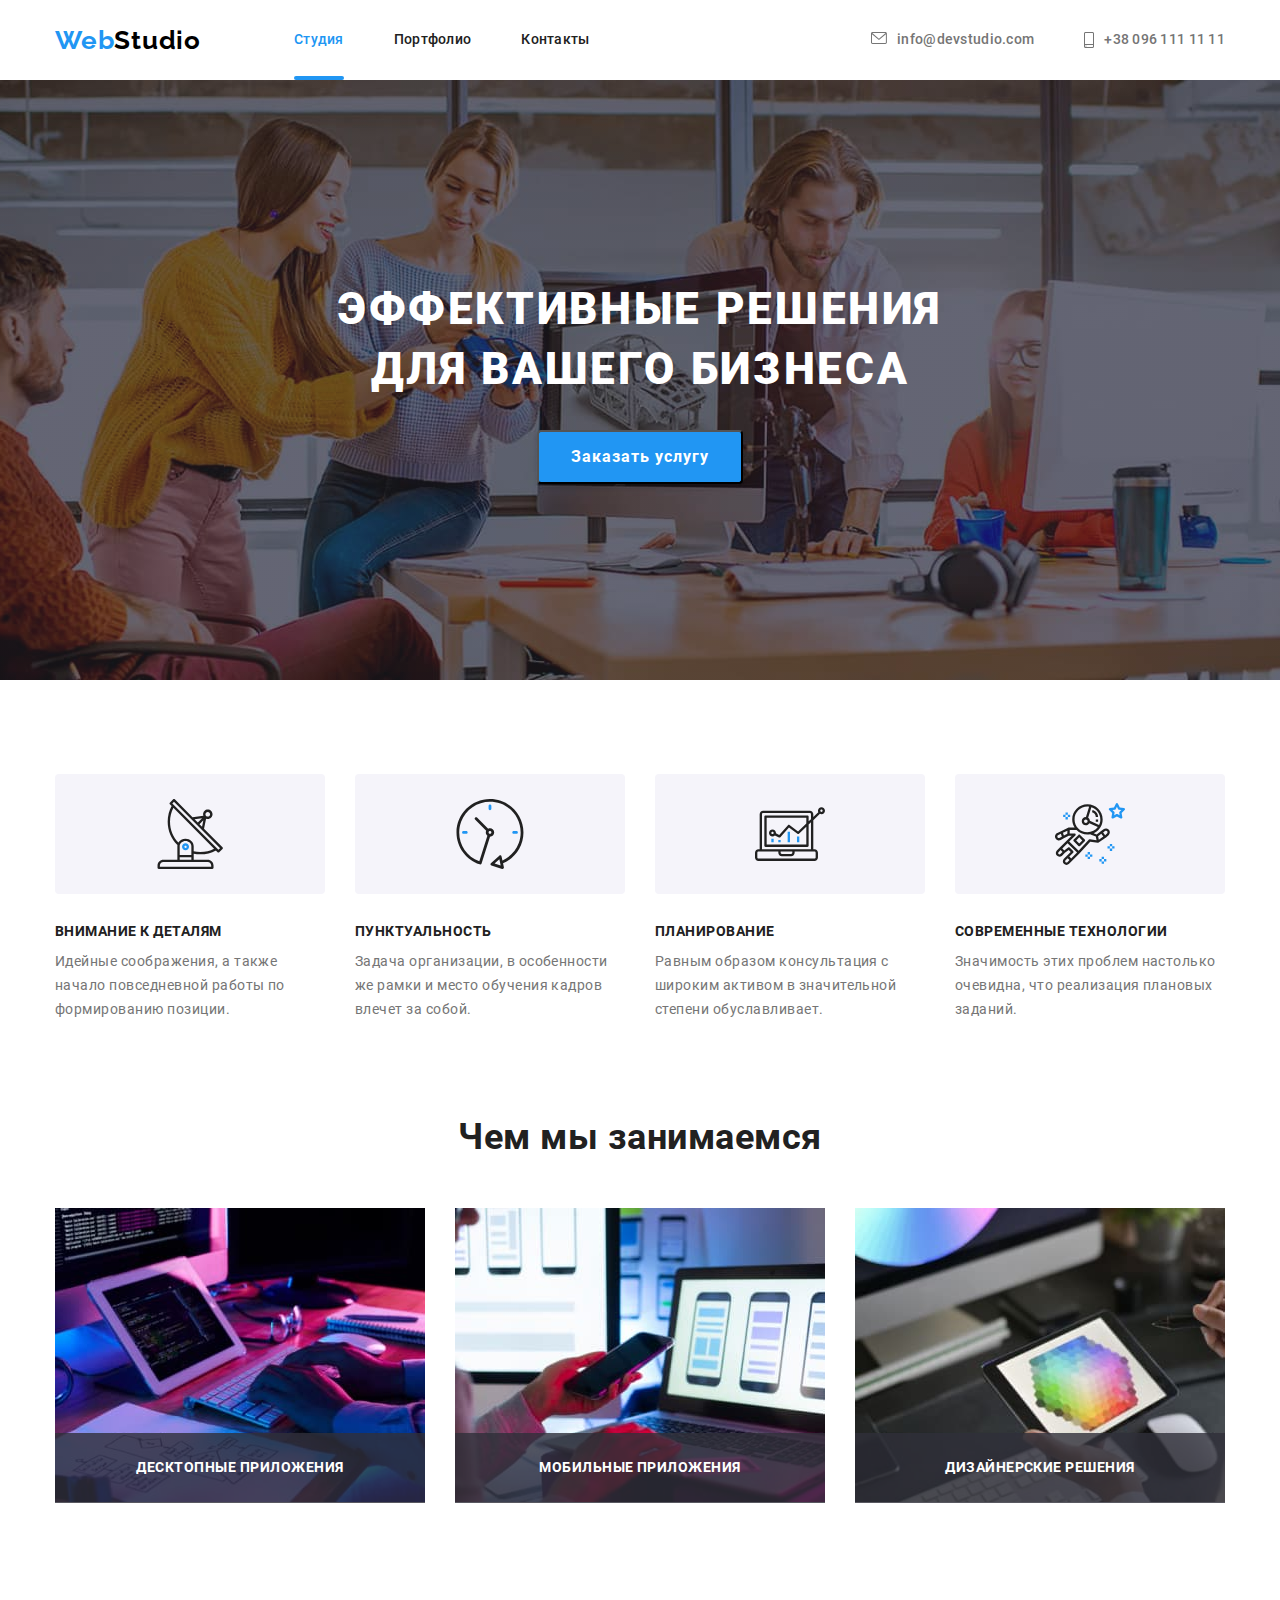
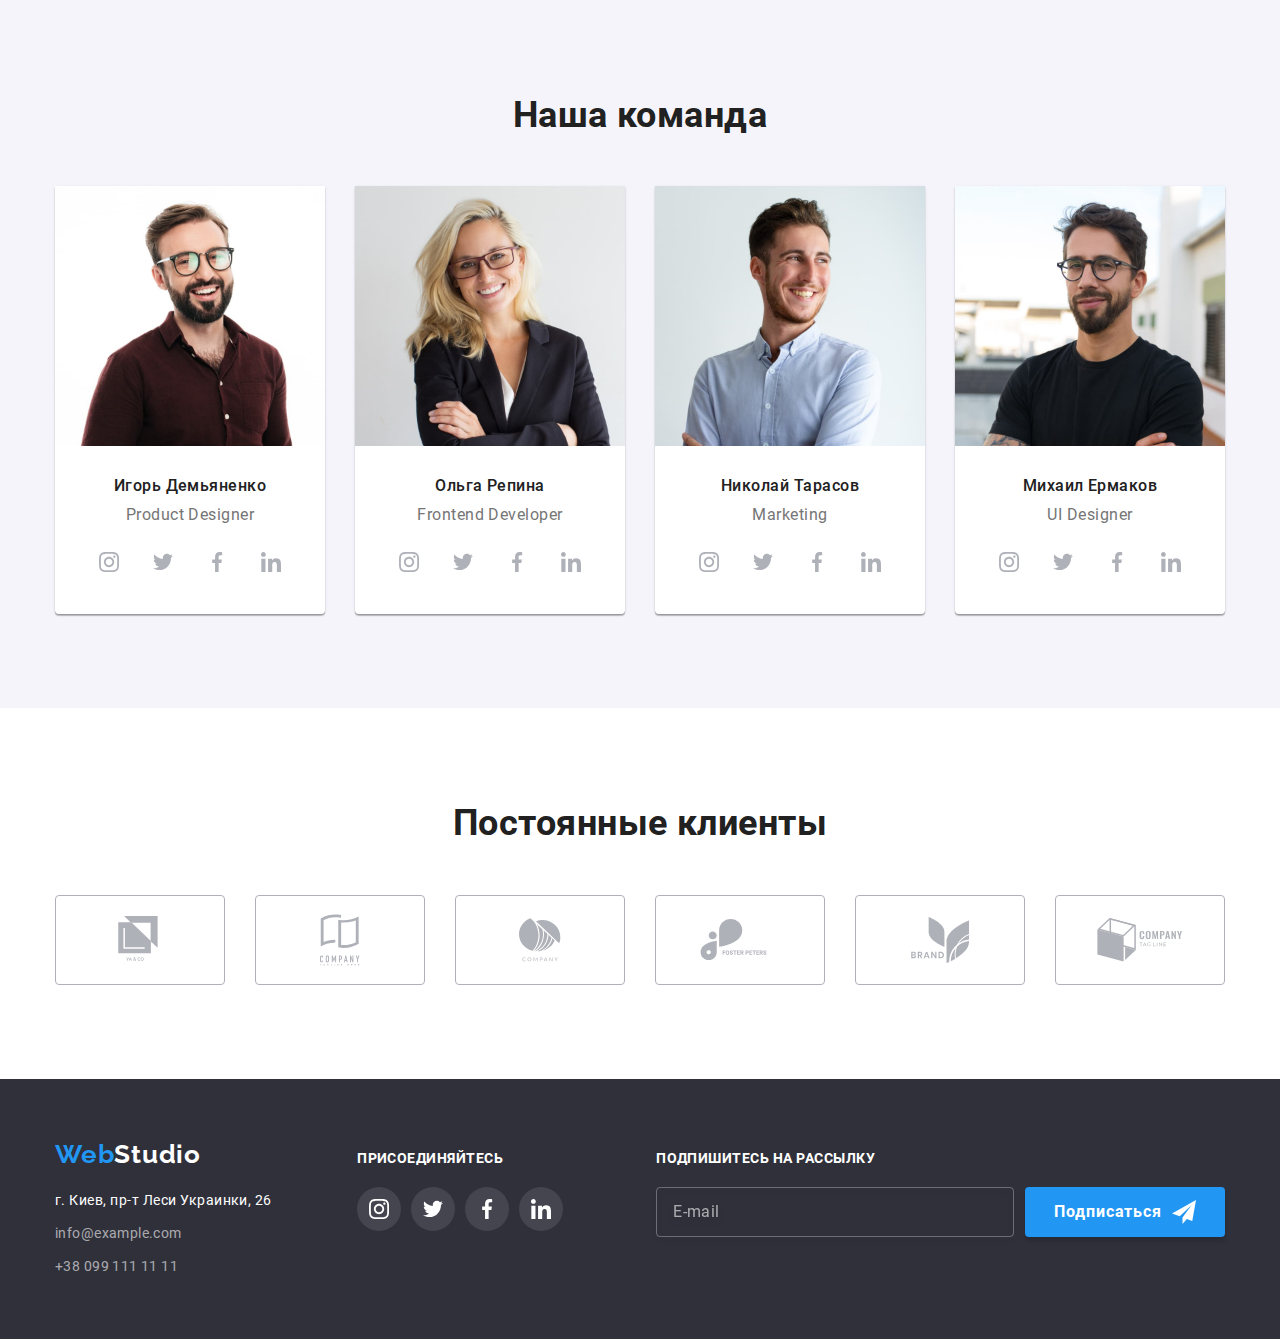
<file: index.html>
<!DOCTYPE html>
<html lang="ru">
<head>
    <meta charset="UTF-8">
    <meta name="viewport" content="width=device-width, initial-scale=1.0">
    <title>Web Studio</title>
    <link rel="stylesheet" href="./css/main.min.css">

</head>
<body>
    <header class="header">
        <div class="container header__container">
            <nav class="header__nav">
                <a class="logo" href="./index.html"><span class="logo__text">Web</span>Studio</a>
                <ul class="site-navigation list">
                    <li class="site-navigation__item"><a class="site-navigation__link site-navigation__link--current" href="">Студия</a></li>
                    <li class="site-navigation__item"><a class="site-navigation__link" href="./portfolio.html">Портфолио</a></li>
                    <li class="site-navigation__item"><a class="site-navigation__link" href="">Контакты</a></li>
                </ul>
            </nav>
            <ul class="contacts list">
                <li class="contacts__item">
                    <a class="contacts__link" href="mailto:info@devstudio.com">
                        <svg class="contacts__icon contacts__icon--envelope" width="16" height="12">
                            <use href="./images/symbol-defs.svg#icon-envelope"></use>
                        </svg>
                        <span>info@devstudio.com</span>
                    </a>
                </li>
                <li class="contacts__item">
                    <a class="contacts__link" href="tel:+380961111111">
                        <svg class="contacts__icon contacts__icon--phone" width="10" height="16">
                            <use href="./images/symbol-defs.svg#icon-smartphone"></use>
                        </svg>
                        <span >+38 096 111 11 11</span>
                    </a>
                </li>
            </ul>
        </div>
    </header>

    <main>
        <section class="hero">
            <div class="hero__overlay">
                <div class="hero__container">
                    <h1 class="hero__text">Эффективные решения для вашего бизнеса</h1>
                    <button class="hero__button" type="button" data-modal-open>Заказать услугу</button>
                </div>
            </div>
        </section>
                
        <section class="advantages">
            <div class="container">
                <h2 class="visually-hidden">Наши преимущества</h2>
                <ul class="advantages__list list">
                    <li class="advantages__item">
                        <div class="advantages__icon">
                            <svg width="70" height="70">
                                <use href="./images/symbol-defs.svg#icon-antena"></use>
                            </svg>
                        </div>
                        <h3 class="advantages__title">Внимание к деталям</h3>
                        <p class="advantages__text">Идейные соображения, а также начало повседневной работы по формированию позиции.</p>
                    </li>
                    <li class="advantages__item">
                        <div class="advantages__icon">
                            <svg width="70" height="70">
                                <use href="./images/symbol-defs.svg#icon-clock"></use>
                            </svg>
                        </div>
                        <h3 class="advantages__title">Пунктуальность</h3>
                        <p class="advantages__text">Задача организации, в особенности же рамки и место обучения кадров влечет за собой.
                        </p>
                    </li>
                    <li class="advantages__item">
                        <div class="advantages__icon">
                            <svg width="70" height="70">
                                <use href="./images/symbol-defs.svg#icon-diagram"></use>
                            </svg>
                        </div>
                        <h3 class="advantages__title">Планирование</h3>
                        <p class="advantages__text">Равным образом консультация с широким активом в значительной степени обуславливает.
                        </p>
                    </li>
                    <li class="advantages__item">
                        <div class="advantages__icon">
                            <svg width="70" height="70">
                                <use href="./images/symbol-defs.svg#icon-astronaut"></use>
                            </svg>
                        </div>
                        <h3 class="advantages__title">Современные технологии</h3>
                        <p class="advantages__text">Значимость этих проблем настолько очевидна, что реализация плановых заданий.</p>
                    </li>
                </ul>
            </div>
        </section>
        
        <section class="work">
            <div class="container">
                <h2 class="work__title">Чем мы занимаемся</h2>
                <ul class="work__list list">
                    <li class="work__item">
                        <img src="./images/img1.jpg" alt="Монитор, планшет и клавиатура на столе" width="370" />
                        <p class="work__text">Десктопные приложения</p>
                    </li>
                    <li class="work__item">
                        <img src="./images/img2.jpg" alt="Ноутбук и смартфон" width="370" />
                        <p class="work__text">Мобильные приложения</p>
                    </li>
                    <li class="work__item">
                        <img src="./images/img3.jpg" alt="Выбор цвета на дисплее планшета" width="370" />
                        <p class="work__text">Дизайнерские решения</p>
                    </li>
                </ul>
            </div>
        </section>
        
        <section class="team">
            <div class="container">
                <h2 class="team__title">Наша команда</h2>
                <ul class="team__list list">
                    <li class="team__item">
                        <img class="team__photo" src="./images/photo1.jpg" alt="Фото дизайнера продукта" width="270" />
                        <h3 class="team__worker">Игорь Демьяненко</h3>
                        <p class="team__proffesion">Product Designer</p>
                        <ul class="team__social-list list">
                            <li class="team__social-item">
                                <a href="#" class="team__social-link">
                                    <svg class="team__social-icon">
                                        <use href="./images/symbol-defs.svg#icon-instagram"></use>
                                    </svg>
                                </a>
                            </li>
                            <li class="team__social-item">
                                <a href="#" class="team__social-link">
                                    <svg class="team__social-icon">
                                        <use href="./images/symbol-defs.svg#icon-twitter"></use>
                                    </svg>
                                </a>
                            </li>
                            <li class="team__social-item">
                                <a href="#" class="team__social-link">
                                    <svg class="team__social-icon">
                                        <use href="./images/symbol-defs.svg#icon-facebook"></use>
                                    </svg>
                                </a>
                            </li>
                            <li class="team__social-item">
                                <a href="#" class="team__social-link">
                                    <svg class="team__social-icon">
                                        <use href="./images/symbol-defs.svg#icon-linkedin"></use>
                                    </svg>
                                </a>
                            </li>
                        </ul>
                    </li>
                    <li class="team__item">
                        <img class="team__photo" src="./images/photo2.jpg" alt="Фото фронтэнд разработчика" width="270" />
                        <h3 class="team__worker">Ольга Репина</h3>
                        <p class="team__proffesion">Frontend Developer</p>
                        <ul class="team__social-list list">
                            <li class="team__social-item">
                                <a href="#" class="team__social-link">
                                    <svg class="team__social-icon">
                                        <use href="./images/symbol-defs.svg#icon-instagram"></use>
                                    </svg>
                                </a>
                            </li>
                            <li class="team__social-item">
                                <a href="#" class="team__social-link">
                                    <svg class="team__social-icon">
                                        <use href="./images/symbol-defs.svg#icon-twitter"></use>
                                    </svg>
                                </a>
                            </li>
                            <li class="team__social-item">
                                <a href="#" class="team__social-link">
                                    <svg class="team__social-icon">
                                        <use href="./images/symbol-defs.svg#icon-facebook"></use>
                                    </svg>
                                </a>
                            </li>
                            <li class="team__social-item">
                                <a href="#" class="team__social-link">
                                    <svg class="team__social-icon">
                                        <use href="./images/symbol-defs.svg#icon-linkedin"></use>
                                    </svg>
                                </a>
                            </li>
                        </ul>
                    </li>
                    <li class="team__item">
                        <img class="team__photo" src="./images/photo3.jpg" alt="Фото маркетолога" width="270" />
                        <h3 class="team__worker">Николай Тарасов</h3>
                        <p class="team__proffesion">Marketing</p>
                        <ul class="team__social-list list">
                            <li class="team__social-item">
                                <a href="#" class="team__social-link">
                                    <svg class="team__social-icon">
                                        <use href="./images/symbol-defs.svg#icon-instagram"></use>
                                    </svg>
                                </a>
                            </li>
                            <li class="team__social-item">
                                <a href="#" class="team__social-link">
                                    <svg class="team__social-icon">
                                        <use href="./images/symbol-defs.svg#icon-twitter"></use>
                                    </svg>
                                </a>
                            </li>
                            <li class="team__social-item">
                                <a href="#" class="team__social-link">
                                    <svg class="team__social-icon">
                                        <use href="./images/symbol-defs.svg#icon-facebook"></use>
                                    </svg>
                                </a>
                            </li>
                            <li class="team__social-item">
                                <a href="#" class="team__social-link">
                                    <svg class="team__social-icon">
                                        <use href="./images/symbol-defs.svg#icon-linkedin"></use>
                                    </svg>
                                </a>
                            </li>
                        </ul>
                    </li>
                    <li class="team__item">
                        <img class="team__photo" src="./images/photo4.jpg" alt="Фото дизайнера" width="270" />
                        <h3 class="team__worker">Михаил Ермаков</h3>
                        <p class="team__proffesion">UI Designer</p>
                        <ul class="team__social-list list">
                            <li class="team__social-item">
                                <a href="#" class="team__social-link">
                                    <svg class="team__social-icon">
                                        <use href="./images/symbol-defs.svg#icon-instagram"></use>
                                    </svg>
                                </a>
                            </li>
                            <li class="team__social-item">
                                <a href="#" class="team__social-link">
                                    <svg class="team__social-icon">
                                        <use href="./images/symbol-defs.svg#icon-twitter"></use>
                                    </svg>
                                </a>
                            </li>
                            <li class="team__social-item">
                                <a href="#" class="team__social-link">
                                    <svg class="team__social-icon">
                                        <use href="./images/symbol-defs.svg#icon-facebook"></use>
                                    </svg>
                                </a>
                            </li>
                            <li class="team__social-item">
                                <a href="#" class="team__social-link">
                                    <svg class="team__social-icon">
                                        <use href="./images/symbol-defs.svg#icon-linkedin"></use>
                                    </svg>
                                </a>
                            </li>
                        </ul>
                    </li>
                </ul>
            </div>
        </section>

        <section class="clients">
            <div class="container">
                <h2 class="clients__title">Постоянные клиенты</h2>
                <ul class="clients__list list">
                    <li class="clients__item">
                        <a href="#" class="clients__link">
                            <svg class="clients__logo" width="44" height="48">
                                <use href="./images/symbol-defs.svg#icon-logo-1"></use>
                            </svg>
                        </a>
                    </li>
                    <li class="clients__item">
                        <a href="#" class="clients__link">
                            <svg class="clients__logo" width="40" height="52">
                                <use href="./images/symbol-defs.svg#icon-logo-2"></use>
                            </svg>
                        </a>
                    </li>
                    <li class="clients__item">
                        <a href="#" class="clients__link">
                            <svg class="clients__logo" width="42" height="44">
                                <use href="./images/symbol-defs.svg#icon-logo-3"></use>
                            </svg>
                        </a>
                    </li>
                    <li class="clients__item">
                        <a href="#" class="clients__link">
                            <svg class="clients__logo" width="80" height="42">
                                <use href="./images/symbol-defs.svg#icon-logo-4"></use>
                            </svg>
                        </a>
                    </li>
                    <li class="clients__item">
                        <a href="#" class="clients__link">
                            <svg class="clients__logo" width="58" height="46">
                                <use href="./images/symbol-defs.svg#icon-logo-5"></use>
                            </svg>
                        </a>
                    </li>
                    <li class="clients__item">
                        <a href="#" class="clients__link">
                            <svg class="clients__logo" width="88" height="44">
                                <use href="./images/symbol-defs.svg#icon-logo-6"></use>
                            </svg>
                        </a>
                    </li>
        
                </ul>
            </div>
        </section>

    </main>
    
    <footer class="footer">
        <div class="container footer__container">
            <div class="footer__contacts">
                <a class="logo logo__footer" href="./index.html"><span class="logo__text">Web</span><span class="logo__text--white">Studio</span></a>
                <address class="footer__address">г. Киев, пр-т Леси Украинки, 26</address>
                <ul class="list">
                    <li class="footer__item"><a class="footer__contact" href="mailto:info@example.com">info@example.com</a></li>
                    <li class="footer__item"><a class="footer__contact" href="tel:+380991111111">+38 099 111 11 11</a></li>
                </ul>
            </div>
            

            <div class="join">
                <p class="join__title">Присоединяйтесь</p>
                <ul class="join__list list">
                    <li class="join__item">
                        <a href="#" class="join__link">
                            <svg class="join__icon">
                                <use href="./images/symbol-defs.svg#icon-instagram"></use>
                            </svg>
                        </a>
                    </li>
                    <li class="join__item">
                        <a href="#" class="join__link">
                            <svg class="join__icon">
                                <use href="./images/symbol-defs.svg#icon-twitter"></use>
                            </svg>
                        </a>
                    </li>
                    <li class="join__item">
                        <a href="#" class="join__link">
                            <svg class="join__icon">
                                <use href="./images/symbol-defs.svg#icon-facebook"></use>
                            </svg>
                        </a>
                    </li>
                    <li class="join__item">
                        <a href="#" class="join__link">
                            <svg class="join__icon">
                                <use href="./images/symbol-defs.svg#icon-linkedin"></use>
                            </svg>
                        </a>
                    </li>
                </ul>
            </div>

            <div class="subscribe">
                <p class="subscribe__title">
                    Подпишитесь на рассылку
                </p>
                <form class="subscribe__form">
                    <input class="subscribe__input" type="email" name="email" placeholder="E-mail">          
                    <button class="subscribe__button" type="submit">
                        <span class="subscribe__button-text">Подписаться</span>
                        <svg class="subscribe__icon" width="24" height="24">
                            <use href="./images/symbol-defs.svg#icon-send"></use>
                        </svg>
                    </button>
                </form>
            </div>
        </div>
    </footer>

    <div class="backdrop is-hidden" data-modal>
        <div class="modal">
                <button class="modal__button" data-modal-close>
                    <svg class="modal__icon" width="18" height="18">
                        <use href="./images/symbol-defs.svg#icon-close"></use>
                    </svg>
                </button>

                <form class="modal-form">
                    <p class="modal-form__title">
                        Оставьте свои данные, мы вам перезвоним
                    </p>

                    <label class="modal-form__lable">
                        <span class="modal-form__content">Имя</span>
                        <div class="modal-form__field">
                            <input class="modal-form__input" type="text" name="name">
                            <svg class="modal-form__icon" width="18" height="18">
                                <use href="./images/symbol-defs2.svg#icon-person-black"></use>
                            </svg>
                        </div>
                    </label>
        

                    <label class="modal-form__lable">
                        <span class="modal-form__content">Телефон</span>
                        <div class="modal-form__field">
                            <input class="modal-form__input" type="tel" name="phone_number">
                            <svg class="modal-form__icon" width="18" height="18">
                                <use href="./images/symbol-defs2.svg#icon-phone-black"></use>
                            </svg>
                        </div>
                    </label>

                    <label class="modal-form__lable">
                        <span class="modal-form__content">Почта</span>
                        <div class="modal-form__field">
                            <input class="modal-form__input" type="email" name="email">
                            <svg class="modal-form__icon" width="18" height="18">
                                <use href="./images/symbol-defs2.svg#icon-email-black"></use>                                </svg>
                            </div>
                    </label>

                    <label class="modal-form__feedback">
                        <span class="modal-form__content">Коментарий</span>
                        <textarea class="modal-form__textarea" name="feedback" placeholder="Введите текст"></textarea>
                    </label>
    
                    <div class="modal-form__checkbox-field">
                        <input class="modal-form__checkbox-input visually-hidden" type="checkbox" name="consent" value="consent" id="checkbox">
                        <label class="modal-form__checkbox" for="checkbox">
                            <span class="modal-form__checkbox-text">Соглашаюсь с рассылкой и принимаю <a href="#" class="modal-form__contract">Условия договора</a></span>
                        </label>
                    </div>
    
                    <button class="modal-form__button" type="submit">
                        Отправить
                    </button>
                </form>
            
        </div>
    </div>
    
    <script src="./js/modal.js"></script>
</body>
</html>
</file>
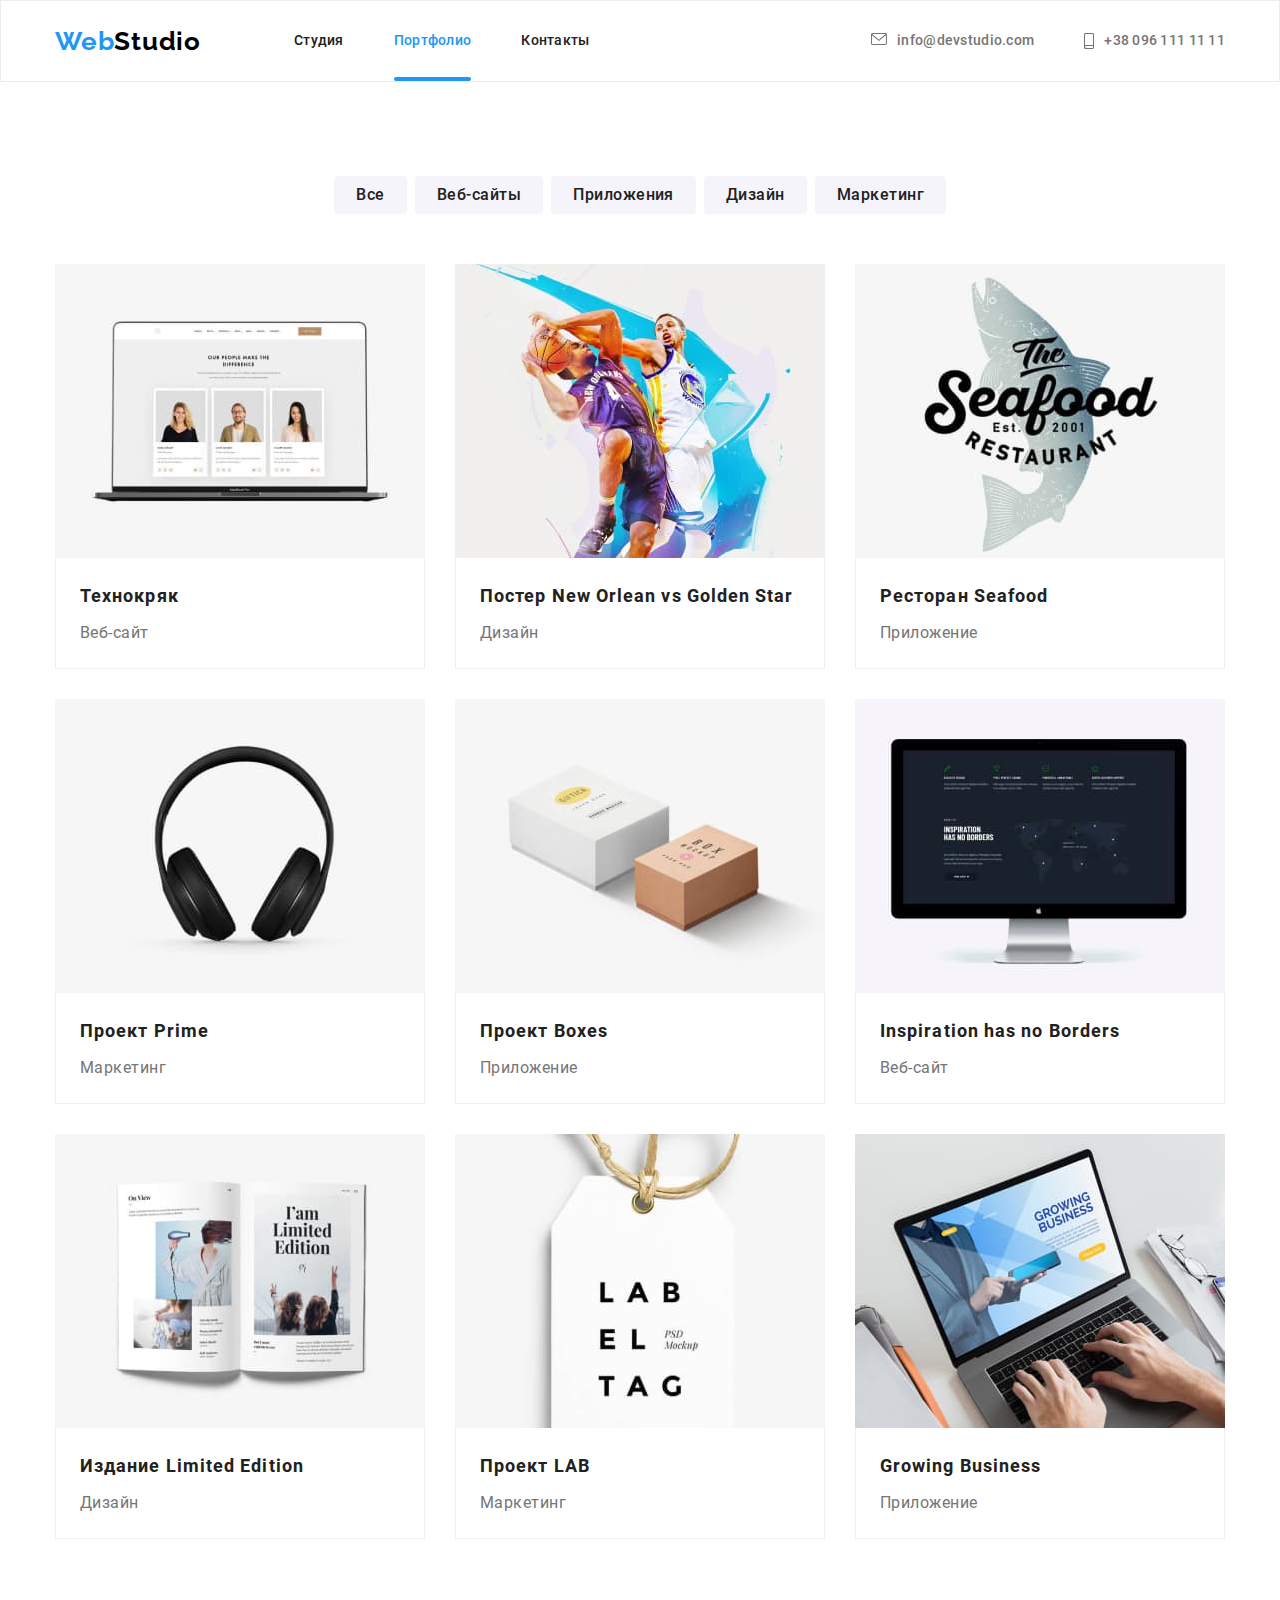
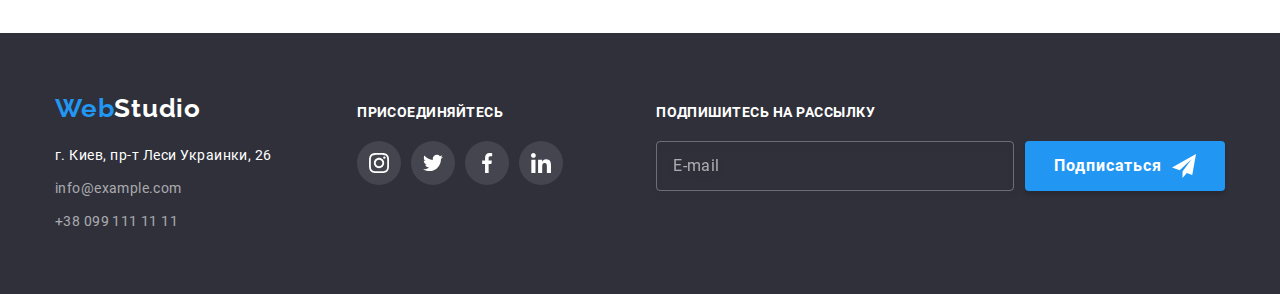
<file: portfolio.html>
<!DOCTYPE html>
<html lang="ru">

<head>
    <meta charset="UTF-8">
    <meta name="viewport" content="width=device-width, initial-scale=1.0">
    <title>Web Studio</title>
    <link rel="stylesheet" href="./css/main.min.css">

</head>

<body>
    <header class="header header--border">
        <div class="container header__container">
            <nav class="header__nav">
                <a class="logo" href="./index.html"><span class="logo__text">Web</span>Studio</a>
                <ul class="site-navigation list">
                    <li class="site-navigation__item"><a class="site-navigation__link" href="./index.html">Студия</a></li>
                    <li class="site-navigation__item"><a class="site-navigation__link site-navigation__link--current" href="">Портфолио</a></li>
                    <li class="site-navigation__item"><a class="site-navigation__link" href="">Контакты</a></li>
                </ul>
            </nav>
            <ul class="contacts list">
                <li class="contacts__item">
                    <a class="contacts__link" href="mailto:info@devstudio.com">
                        <svg class="contacts__icon" width="16" height="12">
                            <use href="./images/symbol-defs.svg#icon-envelope"></use>
                        </svg>
                        <span>info@devstudio.com</span>
                    </a>
                </li>
                <li class="contacts__item">
                    <a class="contacts__link" href="tel:+380961111111">
                        <svg class="contacts__icon" width="10" height="16">
                            <use href="./images/symbol-defs.svg#icon-smartphone"></use>
                        </svg>
                        <span>+38 096 111 11 11</span>
                    </a>
                </li>
            </ul>
        </div>
    </header>

    <main>
        <section>
            <div class="container project">
                <h1 class="visually-hidden">Портфолио</h1>
                
                <ul class="project__list list">
                    <li class="project__item">
                        <button class="project__button" type="button">Все</button>
                    </li>
                    <li class="project__item">
                        <button class="project__button" type="button">Веб-сайты</button>
                    </li>
                    <li class="project__item">
                        <button class="project__button" type="button">Приложения</button>
                    </li>
                    <li class="project__item">
                        <button class="project__button" type="button">Дизайн</button>
                    </li>
                    <li class="project__item">
                        <button class="project__button" type="button">Маркетинг</button>
                    </li>
                </ul>
                    
                <h2 class="example visually-hidden">Примеры работ</h2>
                                    
                <ul class="example__list list">
                    <li class="example__item">
                        <a class="example__link" href="#">
                            <div class="example__overlay">
                                <img class="example__photo" src="./images/imgposter1.jpg" alt="Ноутбук с изображением экрана" width="370">
                                <div class="example__description">
                                    <p class="example__specification">
                                        Технокряк это современная площадка распространения коронавируса. Компании используют эту платформу для цифрового шпионажа и атак на защищённые сервера конкурентов.
                                    </p>
                                </div>
                            </div>
                            
                            <div class="example__content">
                                <h3 class="example__title">Технокряк</h3>
                                <p class="example__text">Веб-сайт</p>
                            </div>
                        </a>
                    </li>
                    <li class="example__item">
                        <a class="example__link" href="#">
                            <div class="example__overlay">
                                <img class="example__photo" src="./images/imgposter2.jpg" alt="Два баскетболиста с мячем" width="370">
                                <div class="example__description">
                                    <p class="example__specification">
                                        Технокряк это современная площадка распространения коронавируса. Компании используют эту платформу для цифрового шпионажа и атак на защищённые сервера конкурентов.
                                    </p>
                                </div>
                            </div>
                            <div class="example__content">
                                <h3 class="example__title">Постер New Orlean vs Golden Star</h3>
                                <p class="example__text">Дизайн</p>
                            </div>
                        </a>
                    </li>
                    <li class="example__item">
                        <a class="example__link" href="#">
                            <div class="example__overlay">
                                <img class="example__photo" src="./images/imgposter3.jpg" alt="Эмблема ресторана" width="370">
                                <div class="example__description">
                                    <p class="example__specification">
                                        Технокряк это современная площадка распространения коронавируса. Компании используют эту платформу для цифрового шпионажа и атак на защищённые сервера конкурентов.
                                    </p>
                                </div>
                            </div>
                            <div class="example__content">
                                <h3 class="example__title">Ресторан Seafood</h3>
                                <p class="example__text">Приложение</p>
                            </div>
                        </a>
                    </li>
                    <li class="example__item">
                        <a class="example__link" href="#">
                            <div class="example__overlay">
                                <img class="example__photo" src="./images/imgposter4.jpg" alt="Наушники" width="370">
                                <div class="example__description">
                                    <p class="example__specification">
                                        Технокряк это современная площадка распространения коронавируса. Компании используют эту платформу для цифрового шпионажа и атак на защищённые сервера конкурентов.
                                    </p>
                                </div>
                            </div>
                            <div class="example__content">
                                <h3 class="example__title">Проект Prime</h3>
                                <p class="example__text">Маркетинг</p>
                            </div>
                        </a>
                    </li>
                    <li class="example__item">
                        <a class="example__link" href="#">
                            <div class="example__overlay">
                                <img class="example__photo" src="./images/imgposter5.jpg" alt="Две коробки" width="370">
                                <div class="example__description">
                                    <p class="example__specification">
                                        Технокряк это современная площадка распространения коронавируса. Компании используют эту платформу для цифрового шпионажа и атак на защищённые сервера конкурентов.
                                    </p>
                                </div>
                            </div>   
                            <div class="example__content">
                                <h3 class="example__title">Проект Boxes</h3>
                                <p class="example__text">Приложение</p>
                            </div>
                        </a>
                    </li>
                    <li class="example__item">
                        <a class="example__link" href="#">
                            <div class="example__overlay">
                                <img class="example__photo" src="./images/imgposter6.jpg" alt="Монитор компьютера" width="370">
                                <div class="example__description">
                                    <p class="example__specification">
                                        Технокряк это современная площадка распространения коронавируса. Компании используют эту платформу для цифрового шпионажа и атак на защищённые сервера конкурентов.
                                    </p>
                                </div>
                            </div>   
                            <div class="example__content">
                                <h3 class="example__title">Inspiration has no Borders</h3>
                                <p class="example__text">Веб-сайт</p>
                            </div>
                        </a>
                    </li>
                    <li class="example__item">
                        <a class="example__link" href="#">
                            <div class="example__overlay">
                                <img class="example__photo" src="./images/imgposter7.jpg" alt="Открытая книга" width="370">
                                <div class="example__description">
                                    <p class="example__specification">
                                        Технокряк это современная площадка распространения коронавируса. Компании используют эту платформу для цифрового шпионажа и атак на защищённые сервера конкурентов.
                                    </p>
                                </div>
                            </div>   
                            <div class="example__content">
                                <h3 class="example__title">Издание Limited Edition</h3>
                                <p class="example__text">Дизайн</p>
                            </div>
                        </a>
                    </li>
                    <li class="example__item">
                        <a class="example__link" href="#">
                            <div class="example__overlay">
                                <img class="example__photo" src="./images/imgposter8.jpg" alt="Этикетка на веревке" width="370">
                                <div class="example__description">
                                    <p class="example__specification">
                                        Технокряк это современная площадка распространения коронавируса. Компании используют эту платформу для цифрового шпионажа и атак на защищённые сервера конкурентов.
                                    </p>
                                </div>
                            </div>   
                            <div class="example__content">
                                <h3 class="example__title">Проект LAB</h3>
                                <p class="example__text">Маркетинг</p>
                            </div>
                        </a>
                    </li>
                    <li class="example__item">
                        <a class="example__link" href="#">
                            <div class="example__overlay">
                                <img class="example__photo" src="./images/imgposter9.jpg" alt="Ноутбук на столе" width="370">
                                <div class="example__description">
                                    <p class="example__specification">
                                        Технокряк это современная площадка распространения коронавируса. Компании используют эту платформу для цифрового шпионажа и атак на защищённые сервера конкурентов.
                                    </p>
                                </div>
                            </div>   
                            <div class="example__content">
                                <h3 class="example__title">Growing Business</h3>
                                <p class="example__text">Приложение</p>
                            </div>
                        </a>
                    </li>
                </ul>
            </div>
        </section>
    </main>

    <footer class="footer">
        <div class="container footer__container">
            <div class="footer__contacts">
                <a class="logo logo__footer" href="./index.html"><span class="logo__text">Web</span><span class="logo__text--white">Studio</span></a>
                <address class="footer__address">г. Киев, пр-т Леси Украинки, 26</address>
                <ul class="list">
                    <li class="footer__item"><a class="footer__contact" href="mailto:info@example.com">info@example.com</a></li>
                    <li class="footer__item"><a class="footer__contact" href="tel:+380991111111">+38 099 111 11 11</a></li>
                </ul>
            </div>
            

            <div class="join">
                <p class="join__title">Присоединяйтесь</p>
                <ul class="join__list list">
                    <li class="join__item">
                        <a href="#" class="join__link">
                            <svg class="join__icon">
                                <use href="./images/symbol-defs.svg#icon-instagram"></use>
                            </svg>
                        </a>
                    </li>
                    <li class="join__item">
                        <a href="#" class="join__link">
                            <svg class="join__icon">
                                <use href="./images/symbol-defs.svg#icon-twitter"></use>
                            </svg>
                        </a>
                    </li>
                    <li class="join__item">
                        <a href="#" class="join__link">
                            <svg class="join__icon">
                                <use href="./images/symbol-defs.svg#icon-facebook"></use>
                            </svg>
                        </a>
                    </li>
                    <li class="join__item">
                        <a href="#" class="join__link">
                            <svg class="join__icon">
                                <use href="./images/symbol-defs.svg#icon-linkedin"></use>
                            </svg>
                        </a>
                    </li>
                </ul>
            </div>

            <div class="subscribe">
                <p class="subscribe__title">
                    Подпишитесь на рассылку
                </p>
                <form class="subscribe__form">
                    <input class="subscribe__input" type="email" name="email" placeholder="E-mail">          
                    <button class="subscribe__button" type="submit">
                        <span class="subscribe__button-text">Подписаться</span>
                        <svg class="subscribe__icon" width="24" height="24">
                            <use href="./images/symbol-defs.svg#icon-send"></use>
                        </svg>
                    </button>
                </form>
            </div>
        </div>
    </footer>
</body>

</html>
</file>
<file: css/main.min.css>
/*! modern-normalize v0.6.0 | MIT License | https://github.com/sindresorhus/modern-normalize */*,*::before,*::after{-webkit-box-sizing:border-box;box-sizing:border-box}:root{-moz-tab-size:4;-o-tab-size:4;tab-size:4}html{line-height:1.15;-webkit-text-size-adjust:100%}body{margin:0}body{font-family:system-ui,-apple-system,"Segoe UI",Roboto,Helvetica,Arial,sans-serif,"Apple Color Emoji","Segoe UI Emoji"}hr{height:0}abbr[title]{-webkit-text-decoration:underline dotted;text-decoration:underline dotted}b,strong{font-weight:bolder}code,kbd,samp,pre{font-family:SFMono-Regular, Consolas, "Liberation Mono", Menlo, monospace;font-size:1em}small{font-size:80%}sub,sup{font-size:75%;line-height:0;position:relative;vertical-align:baseline}sub{bottom:-0.25em}sup{top:-0.5em}button,input,optgroup,select,textarea{font-family:inherit;font-size:100%;line-height:1.15;margin:0}button,select{text-transform:none}button,[type="button"],[type="reset"],[type="submit"]{-webkit-appearance:button}button::-moz-focus-inner,[type="button"]::-moz-focus-inner,[type="reset"]::-moz-focus-inner,[type="submit"]::-moz-focus-inner{border-style:none;padding:0}button:-moz-focusring,[type="button"]:-moz-focusring,[type="reset"]:-moz-focusring,[type="submit"]:-moz-focusring{outline:1px dotted ButtonText}fieldset{padding:0.35em 0.75em 0.625em}legend{padding:0}progress{vertical-align:baseline}[type="number"]::-webkit-inner-spin-button,[type="number"]::-webkit-outer-spin-button{height:auto}[type="search"]{-webkit-appearance:textfield;outline-offset:-2px}[type="search"]::-webkit-search-decoration{-webkit-appearance:none}::-webkit-file-upload-button{-webkit-appearance:button;font:inherit}summary{display:list-item}@font-face{font-family:'Raleway';font-style:normal;font-weight:700;src:url("../fonts/raleway-v18-latin_cyrillic-700.eot");src:local(""),url("../fonts/raleway-v18-latin_cyrillic-700.eot?#iefix") format("embedded-opentype"),url("../fonts/raleway-v18-latin_cyrillic-700.woff2") format("woff2"),url("../fonts/raleway-v18-latin_cyrillic-700.woff") format("woff"),url("../fonts/raleway-v18-latin_cyrillic-700.ttf") format("truetype"),url("../fonts/raleway-v18-latin_cyrillic-700.svg#Raleway") format("svg")}@font-face{font-family:'Roboto';font-style:normal;font-weight:500;src:url("../fonts/roboto-v20-latin_cyrillic-500.eot");src:local(""),url("../fonts/roboto-v20-latin_cyrillic-500.eot?#iefix") format("embedded-opentype"),url("../fonts/roboto-v20-latin_cyrillic-500.woff2") format("woff2"),url("../fonts/roboto-v20-latin_cyrillic-500.woff") format("woff"),url("../fonts/roboto-v20-latin_cyrillic-500.ttf") format("truetype"),url("../fonts/roboto-v20-latin_cyrillic-500.svg#Roboto") format("svg")}@font-face{font-family:'Roboto';font-style:normal;font-weight:400;src:url("../fonts/roboto-v20-latin_cyrillic-regular.eot");src:local(""),url("../fonts/roboto-v20-latin_cyrillic-regular.eot?#iefix") format("embedded-opentype"),url("../fonts/roboto-v20-latin_cyrillic-regular.woff2") format("woff2"),url("../fonts/roboto-v20-latin_cyrillic-regular.woff") format("woff"),url("../fonts/roboto-v20-latin_cyrillic-regular.ttf") format("truetype"),url("../fonts/roboto-v20-latin_cyrillic-regular.svg#Roboto") format("svg")}@font-face{font-family:'Roboto';font-style:normal;font-weight:700;src:url("../fonts/roboto-v20-latin_cyrillic-700.eot");src:local(""),url("../fonts/roboto-v20-latin_cyrillic-700.eot?#iefix") format("embedded-opentype"),url("../fonts/roboto-v20-latin_cyrillic-700.woff2") format("woff2"),url("../fonts/roboto-v20-latin_cyrillic-700.woff") format("woff"),url("../fonts/roboto-v20-latin_cyrillic-700.ttf") format("truetype"),url("../fonts/roboto-v20-latin_cyrillic-700.svg#Roboto") format("svg")}@font-face{font-family:'Roboto';font-style:normal;font-weight:900;src:url("../fonts/roboto-v20-latin_cyrillic-900.eot");src:local(""),url("../fonts/roboto-v20-latin_cyrillic-900.eot?#iefix") format("embedded-opentype"),url("../fonts/roboto-v20-latin_cyrillic-900.woff2") format("woff2"),url("../fonts/roboto-v20-latin_cyrillic-900.woff") format("woff"),url("../fonts/roboto-v20-latin_cyrillic-900.ttf") format("truetype"),url("../fonts/roboto-v20-latin_cyrillic-900.svg#Roboto") format("svg")}.advantages__title,.team__title,.work__title{margin-top:0;color:#212121;font-weight:700}.advantages__list,.team__list,.work__list{display:-webkit-box;display:-ms-flexbox;display:flex;-webkit-box-pack:justify;-ms-flex-pack:justify;justify-content:space-between}.clients__link,.team__social-link{display:-webkit-box;display:-ms-flexbox;display:flex;-webkit-box-pack:center;-ms-flex-pack:center;justify-content:center;-webkit-box-align:center;-ms-flex-align:center;align-items:center;width:100%;height:100%}.contacts__link,.site-navigation__link{display:-webkit-box;display:-ms-flexbox;display:flex;padding-top:32px;padding-bottom:32px}.join__title,.subscribe__title{margin-top:0;margin-bottom:20px;font-weight:700;font-size:14px;line-height:1.14;text-transform:uppercase;color:#fff}.advantages{background-color:#fff}.advantages__item{width:calc((100% - 90px) / 4);margin-right:30px}.advantages__item:nth-child(4){margin-right:0}.advantages__title{margin-bottom:10px;font-size:14px;line-height:1.14;text-transform:uppercase}.advantages__text{font-weight:400;font-size:14px;line-height:1.71}.advantages__icon{display:-webkit-box;display:-ms-flexbox;display:flex;-webkit-box-pack:center;-ms-flex-pack:center;justify-content:center;-webkit-box-align:center;-ms-flex-align:center;align-items:center;margin-bottom:30px;height:120px;border-radius:4px;background-color:#f5f4fa}.clients{background-color:#fff}.clients__title{margin-top:0;margin-bottom:50px;color:#212121;font-weight:700;font-size:36px;line-height:1.17;text-align:center}.clients__list{display:-webkit-box;display:-ms-flexbox;display:flex;margin:0}.clients__item{width:170px;height:90px}.clients__item:not(:last-child){margin-right:30px}.clients__link{color:#afb1b8;border-radius:4px;border:1px solid #afb1b8;-webkit-filter:drop-shadow(0px 4px 4px rgba(0,0,0,0));filter:drop-shadow(0px 4px 4px rgba(0,0,0,0));-webkit-transition-property:color,border,-webkit-filter;transition-property:color,border,-webkit-filter;transition-property:color,border,filter;transition-property:color,border,filter,-webkit-filter;-webkit-transition-duration:250ms;transition-duration:250ms;-webkit-transition-timing-function:cubic-bezier(0.4, 0, 0.2, 1);transition-timing-function:cubic-bezier(0.4, 0, 0.2, 1)}.clients__link:hover,.clients__link:focus{color:#2196f3;border:1px solid #2196f3;-webkit-filter:drop-shadow(0px 4px 4px rgba(0,0,0,0.25));filter:drop-shadow(0px 4px 4px rgba(0,0,0,0.25))}.clients__logo{fill:currentColor}body{color:#757575;font-family:Roboto,sans-serif;letter-spacing:0.03em}.container{width:1200px;margin-left:auto;margin-right:auto;padding-left:15px;padding-right:15px}a{text-decoration:none}p{margin-top:0;margin-bottom:0}.list{padding:0;margin:0;list-style:none}section{padding-top:94px;padding-bottom:94px}.visually-hidden{position:absolute;clip:rect(0 0 0 0);width:1px;height:1px;margin:-1px}.hero__button,.project__button,.subscribe__button,.modal__button,.modal-form__button{cursor:pointer}.contacts{display:-webkit-box;display:-ms-flexbox;display:flex;margin-left:auto}.contacts__item:not(:last-child){margin-right:50px}.contacts__link{height:80px}.contacts__link{font-weight:500;font-size:14px;line-height:1.14;letter-spacing:0.02em;color:#757575;-webkit-transition-property:color;transition-property:color;-webkit-transition-duration:250ms;transition-duration:250ms;-webkit-transition-timing-function:cubic-bezier(0.4, 0, 0.2, 1);transition-timing-function:cubic-bezier(0.4, 0, 0.2, 1)}.contacts__icon{margin-right:10px;fill:currentColor}.contacts__icon--envelope{width:16px;height:12px}.contacts__icon--phone{width:10px;height:16px}.contacts__link:hover,.contacts__link:focus{color:#2196f3}.example{color:#212121}.example__list{display:-webkit-box;display:-ms-flexbox;display:flex;-ms-flex-wrap:wrap;flex-wrap:wrap;margin:-15px}.example__item{width:370px;margin:15px}.example__link{display:block;-webkit-box-shadow:0px 1px 1px rgba(0,0,0,0),0px 4px 4px rgba(0,0,0,0),1px 4px 6px rgba(0,0,0,0);box-shadow:0px 1px 1px rgba(0,0,0,0),0px 4px 4px rgba(0,0,0,0),1px 4px 6px rgba(0,0,0,0);-webkit-transition-property:-webkit-box-shadow;transition-property:-webkit-box-shadow;transition-property:box-shadow;transition-property:box-shadow, -webkit-box-shadow;-webkit-transition-duration:250ms;transition-duration:250ms;-webkit-transition-timing-function:cubic-bezier(0.4, 0, 0.2, 1);transition-timing-function:cubic-bezier(0.4, 0, 0.2, 1)}.example__link:focus,.example__link:hover{-webkit-box-shadow:0px 1px 1px rgba(0,0,0,0.12),0px 4px 4px rgba(0,0,0,0.06),1px 4px 6px rgba(0,0,0,0.16);box-shadow:0px 1px 1px rgba(0,0,0,0.12),0px 4px 4px rgba(0,0,0,0.06),1px 4px 6px rgba(0,0,0,0.16)}.example__photo{display:block;max-width:100%;height:auto}.example__content{padding:20px 24px;background-color:#fff;border-right:1px solid #eee;border-bottom:1px solid #eee;border-left:1px solid #eee}.example__title{margin-top:0;margin-bottom:4px;color:#212121;font-weight:700;font-size:18px;line-height:2;letter-spacing:0.06em}.example__text{font-size:16px;line-height:1.875;color:#757575}.example__overlay{position:relative;overflow:hidden}.example__description{position:absolute;top:0;left:0;width:100%;height:100%;background-color:rgba(33,150,243,0.9);-webkit-transform:translateY(100%);transform:translateY(100%);-webkit-transition-property:-webkit-transform;transition-property:-webkit-transform;transition-property:transform;transition-property:transform, -webkit-transform;-webkit-transition-duration:250ms;transition-duration:250ms;-webkit-transition-timing-function:cubic-bezier(0.4, 0, 0.2, 1);transition-timing-function:cubic-bezier(0.4, 0, 0.2, 1)}.example__specification{position:absolute;width:322px;height:168px;top:50%;left:50%;-webkit-transform:translate(-50%, -50%);transform:translate(-50%, -50%);font-weight:400;font-size:18px;line-height:1.56;color:#fff}.example__link:focus .example__description,.example__link:hover .example__description{-webkit-transform:translateY(0);transform:translateY(0)}.footer{padding-top:60px;padding-bottom:60px;background-color:#2f303a}.footer__container{display:-webkit-box;display:-ms-flexbox;display:flex;-webkit-box-align:baseline;-ms-flex-align:baseline;align-items:baseline}.footer__address{margin-bottom:9px;color:#fff;font-style:inherit;font-size:14px;line-height:1.71}.footer__item:not(:last-child){margin-bottom:9px}.footer__contact{font-size:14px;line-height:1.71;letter-spacing:0.03em;color:rgba(255,255,255,0.6)}.header{background-color:#fff}.header__container{display:-webkit-box;display:-ms-flexbox;display:flex}.header__nav{display:-webkit-box;display:-ms-flexbox;display:flex;-webkit-box-align:center;-ms-flex-align:center;align-items:center}.header--border{border:1px solid #ececec}.hero{padding-top:0;padding-bottom:0;color:#fff;text-align:center}.hero__overlay{margin-left:auto;margin-right:auto;max-width:1600px;height:600px;background-image:-webkit-gradient(linear, left top, right top, from(rgba(47,48,58,0.4)), to(rgba(47,48,58,0.4))),url("../images/hero.jpg");background-image:linear-gradient(to right, rgba(47,48,58,0.4), rgba(47,48,58,0.4)),url("../images/hero.jpg");background-size:cover;background-repeat:no-repeat;background-position:center;background-color:#2f303a}.hero__container{margin-left:auto;margin-right:auto;padding-top:200px;width:696px}.hero__text{margin-top:0;margin-bottom:30px;font-weight:900;font-size:44px;line-height:1.36;letter-spacing:0.06em;text-transform:uppercase}.hero__button{display:inline-block;padding:10px 32px;min-width:200px;min-height:50px;background-color:#2196f3;color:#fff;font-family:Roboto,sans-serif;font-weight:700;font-size:16px;line-height:1.875;-webkit-box-align:center;-ms-flex-align:center;align-items:center;letter-spacing:0.06em;border-radius:4px;-webkit-box-shadow:0px 4px 4px rgba(0,0,0,0.15);box-shadow:0px 4px 4px rgba(0,0,0,0.15)}.join{margin-left:63px;width:206px;height:80px}.join__list{display:-webkit-box;display:-ms-flexbox;display:flex;-webkit-box-pack:justify;-ms-flex-pack:justify;justify-content:space-between}.join__item{width:44px;height:44px}.join__item:not(:last-child){margin-right:10px}.join__link{display:-webkit-box;display:-ms-flexbox;display:flex;-webkit-box-pack:center;-ms-flex-pack:center;justify-content:center;-webkit-box-align:center;-ms-flex-align:center;align-items:center;width:100%;height:100%;border-radius:50%;color:#fff;background-color:rgba(255,255,255,0.1);-webkit-transition-property:background-color;transition-property:background-color;-webkit-transition-duration:250ms;transition-duration:250ms;-webkit-transition-timing-function:cubic-bezier(0.4, 0, 0.2, 1);transition-timing-function:cubic-bezier(0.4, 0, 0.2, 1)}.join__link:hover,.join__link:focus{background-color:#2196f3}.join__icon{width:20px;height:20px;fill:currentColor}.logo{color:#000;font-family:Raleway,sans-serif;font-weight:700;font-size:26px;line-height:1.19;letter-spacing:0.03em;margin-right:93px}.logo__text{color:#2196f3}.logo__footer{display:inline-block;margin-bottom:20px}.logo__text--white{color:#fff}.backdrop{position:fixed;top:0px;left:0px;width:100%;height:100%;background-color:rgba(0,0,0,0.2);opacity:1;z-index:3;-webkit-transition-property:opacity;transition-property:opacity;-webkit-transition-duration:250ms;transition-duration:250ms;-webkit-transition-timing-function:cubic-bezier(0.4, 0, 0.2, 1);transition-timing-function:cubic-bezier(0.4, 0, 0.2, 1)}.backdrop.is-hidden{visibility:hidden;opacity:0;pointer-events:none}.backdrop.is-hidden .modal{-webkit-transform:translate(-50%, -50%) scale(1.2);transform:translate(-50%, -50%) scale(1.2)}.modal{position:absolute;top:50%;left:50%;-webkit-transform:translate(-50%, -50%) scale(1);transform:translate(-50%, -50%) scale(1);width:528px;min-height:581px;background-color:#fff;-webkit-box-shadow:0px 1px 3px rgba(0,0,0,0.12),0px 1px 1px rgba(0,0,0,0.14),0px 2px 1px rgba(0,0,0,0.2);box-shadow:0px 1px 3px rgba(0,0,0,0.12),0px 1px 1px rgba(0,0,0,0.14),0px 2px 1px rgba(0,0,0,0.2);border-radius:4px;-webkit-transition-property:-webkit-transform;transition-property:-webkit-transform;transition-property:transform;transition-property:transform, -webkit-transform;-webkit-transition-duration:250ms;transition-duration:250ms;-webkit-transition-timing-function:cubic-bezier(0.4, 0, 0.2, 1);transition-timing-function:cubic-bezier(0.4, 0, 0.2, 1)}.modal__button{position:absolute;top:8px;right:8px;left:auto;width:30px;height:30px;padding:0;display:-webkit-box;display:-ms-flexbox;display:flex;-webkit-box-pack:center;-ms-flex-pack:center;justify-content:center;-webkit-box-align:center;-ms-flex-align:center;align-items:center;border:1px solid rgba(0,0,0,0.1);border-radius:50%;background-color:#fff;color:#000;-webkit-transition-property:color;transition-property:color;-webkit-transition-duration:250ms;transition-duration:250ms;-webkit-transition-timing-function:cubic-bezier(0.4, 0, 0.2, 1);transition-timing-function:cubic-bezier(0.4, 0, 0.2, 1)}.modal__button:hover,.modal__button:focus{color:#2196f3}.modal__icon{fill:currentColor}.modal-form{margin:40px}.modal-form__title{font-weight:700;font-size:20px;line-height:1.15;text-align:center;margin-bottom:12px;color:#212121}.modal-form__lable{display:block;margin-bottom:10px}.modal-form__content{display:block;height:14px;margin-bottom:4px;font-weight:400;font-size:12px;line-height:1.17;letter-spacing:0.01em}.modal-form__field{position:relative}.modal-form__textarea,.modal-form__input{width:100%;border:1px solid rgba(33,33,33,0.2);-webkit-box-sizing:border-box;box-sizing:border-box;border-radius:4px;outline:transparent}.modal-form__input{height:40px;padding-left:42px;-webkit-transition-property:border-color;transition-property:border-color;-webkit-transition-duration:250ms;transition-duration:250ms;-webkit-transition-timing-function:cubic-bezier(0.4, 0, 0.2, 1);transition-timing-function:cubic-bezier(0.4, 0, 0.2, 1)}.modal-form__input:focus{border-color:#2196f3}.modal-form__icon{position:absolute;left:12px;top:50%;-webkit-transform:translateY(-50%);transform:translateY(-50%);width:18px;height:18px;background-color:inherit;fill:#000;-webkit-transition-property:fill;transition-property:fill;-webkit-transition-duration:250ms;transition-duration:250ms;-webkit-transition-timing-function:cubic-bezier(0.4, 0, 0.2, 1);transition-timing-function:cubic-bezier(0.4, 0, 0.2, 1)}.modal-form__input:focus+.modal-form__icon{fill:#2196f3}.modal-form__textarea{padding:12px 16px;height:120px;resize:none}.modal-form__textarea::-webkit-input-placeholder{font-weight:400;font-size:12px;line-height:1.17;letter-spacing:0.01em;color:rgba(117,117,117,0.5)}.modal-form__textarea:-ms-input-placeholder{font-weight:400;font-size:12px;line-height:1.17;letter-spacing:0.01em;color:rgba(117,117,117,0.5)}.modal-form__textarea::-ms-input-placeholder{font-weight:400;font-size:12px;line-height:1.17;letter-spacing:0.01em;color:rgba(117,117,117,0.5)}.modal-form__textarea::placeholder{font-weight:400;font-size:12px;line-height:1.17;letter-spacing:0.01em;color:rgba(117,117,117,0.5)}.modal-form__textarea:focus{border:1px solid #2196f3}.modal-form__feedback{display:block;margin-bottom:20px}.modal-form__checkbox-field{position:relative;margin-bottom:30px;padding-left:36px}.modal-form__checkbox-text{height:24px;font-weight:400;font-size:14px;line-height:1.71}.modal-form__checkbox::after{content:'';position:absolute;left:12px;top:50%;-webkit-transform:translateY(-50%);transform:translateY(-50%);display:inline-block;width:16px;height:15px;background-color:#fff;border-color:#212121;background-image:url(../images/checkbox.svg);background-size:contain;background-repeat:no-repeat;background-origin:border-box;-webkit-transition-property:background-color,border-color;transition-property:background-color,border-color;-webkit-transition-duration:250ms;transition-duration:250ms;-webkit-transition-timing-function:cubic-bezier(0.4, 0, 0.2, 1);transition-timing-function:cubic-bezier(0.4, 0, 0.2, 1)}.modal-form__checkbox-input:focus+.modal-form__checkbox::after{border:2px solid #2196f3;border-radius:2px;background-image:none}.modal-form__checkbox-input:checked+.modal-form__checkbox::after{background-color:#2196f3;background-image:url(../images/icon-check.svg);border-radius:2px;background-size:contain;background-repeat:no-repeat;background-origin:border-box}.modal-form__contract{text-decoration:underline;text-decoration-skip-ink:none;color:#2196f3}.modal-form__button{display:block;width:200px;height:50px;margin:0 auto;background-color:#2196f3;-webkit-box-shadow:0px 4px 4px rgba(0,0,0,0.15);box-shadow:0px 4px 4px rgba(0,0,0,0.15);border-radius:4px;border-color:rgba(255,255,255,0);outline:transparent;font-weight:700;font-size:16px;line-height:1.875;text-align:center;letter-spacing:0.06em;color:#fff;-webkit-transition-property:background-color;transition-property:background-color;-webkit-transition-duration:250ms;transition-duration:250ms;-webkit-transition-timing-function:cubic-bezier(0.4, 0, 0.2, 1);transition-timing-function:cubic-bezier(0.4, 0, 0.2, 1)}.modal-form__button:focus,.modal-form__button:hover{background-color:#188CE8}.site-navigation{display:-webkit-box;display:-ms-flexbox;display:flex}.site-navigation__item:not(:last-child){margin-right:50px}.site-navigation__link{font-weight:500;font-size:14px;line-height:1.14;letter-spacing:0.02em;color:#212121;-webkit-transition-property:color;transition-property:color;-webkit-transition-duration:250ms;transition-duration:250ms;-webkit-transition-timing-function:cubic-bezier(0.4, 0, 0.2, 1);transition-timing-function:cubic-bezier(0.4, 0, 0.2, 1)}.site-navigation__link--current{color:#2196f3;position:relative}.site-navigation__link--current::after{content:'';position:absolute;display:block;width:100%;height:4px;bottom:0;background-color:#2196f3;border-radius:2px}.site-navigation__link:hover,.site-navigation__link:focus{color:#2196f3}.project{background-color:#fff}.project__list{display:-webkit-box;display:-ms-flexbox;display:flex;margin-bottom:50px;-webkit-box-pack:center;-ms-flex-pack:center;justify-content:center}.project__item:not(:last-child){margin-right:8px}.project__button{display:inline-block;padding:6px 22px;border-radius:4px;border:none;min-width:73px;min-height:38px;background-color:#f5f4fa;color:#212121;font-family:Roboto,sans-serif;font-weight:500;font-size:16px;line-height:1.62;text-align:center;letter-spacing:0.03em;-webkit-box-shadow:0px 3px 1px rgba(0,0,0,0),0px 1px 2px rgba(0,0,0,0),0px 2px 2px rgba(0,0,0,0);box-shadow:0px 3px 1px rgba(0,0,0,0),0px 1px 2px rgba(0,0,0,0),0px 2px 2px rgba(0,0,0,0);-webkit-transition-property:background-color,color,-webkit-box-shadow;transition-property:background-color,color,-webkit-box-shadow;transition-property:background-color,color,box-shadow;transition-property:background-color,color,box-shadow,-webkit-box-shadow;-webkit-transition-duration:250ms;transition-duration:250ms;-webkit-transition-timing-function:cubic-bezier(0.4, 0, 0.2, 1);transition-timing-function:cubic-bezier(0.4, 0, 0.2, 1)}.project__button:hover,.project__button:focus{background-color:#2196f3;color:#fff;-webkit-box-shadow:0px 3px 1px rgba(0,0,0,0.1),0px 1px 2px rgba(0,0,0,0.08),0px 2px 2px rgba(0,0,0,0.12);box-shadow:0px 3px 1px rgba(0,0,0,0.1),0px 1px 2px rgba(0,0,0,0.08),0px 2px 2px rgba(0,0,0,0.12)}.subscribe{margin-left:93px}.subscribe__form{display:-webkit-box;display:-ms-flexbox;display:flex;-webkit-box-pack:center;-ms-flex-pack:center;justify-content:center}.subscribe__input{width:358px;height:50px;padding-left:16px;border:1px solid rgba(255,255,255,0.3);-webkit-box-sizing:border-box;box-sizing:border-box;-webkit-filter:drop-shadow(0px 4px 4px rgba(0,0,0,0.15));filter:drop-shadow(0px 4px 4px rgba(0,0,0,0.15));border-radius:4px;outline:transparent;background-color:inherit;color:#000}.subscribe__input::-webkit-input-placeholder{font-family:Roboto,sans-serif;font-weight:400;font-size:16px;line-height:1.25;letter-spacing:0.03em;color:rgba(255,255,255,0.6)}.subscribe__input:-ms-input-placeholder{font-family:Roboto,sans-serif;font-weight:400;font-size:16px;line-height:1.25;letter-spacing:0.03em;color:rgba(255,255,255,0.6)}.subscribe__input::-ms-input-placeholder{font-family:Roboto,sans-serif;font-weight:400;font-size:16px;line-height:1.25;letter-spacing:0.03em;color:rgba(255,255,255,0.6)}.subscribe__input::placeholder{font-family:Roboto,sans-serif;font-weight:400;font-size:16px;line-height:1.25;letter-spacing:0.03em;color:rgba(255,255,255,0.6)}.subscribe__button{display:-webkit-box;display:-ms-flexbox;display:flex;-webkit-box-align:center;-ms-flex-align:center;align-items:center;-webkit-box-pack:center;-ms-flex-pack:center;justify-content:center;margin-left:11px;width:200px;height:50px;background:#2196f3;-webkit-box-shadow:0px 4px 4px rgba(0,0,0,0.15);box-shadow:0px 4px 4px rgba(0,0,0,0.15);border-radius:4px;border-color:transparent}.subscribe__button-text{margin-right:10px;font-family:Roboto,sans-serif;font-weight:700;font-size:16px;line-height:1.875;letter-spacing:0.06em;color:#fff}.subscribe__icon{width:24px;height:24px}.team{background-color:#f5f4fa}.team__title{margin-bottom:50px;font-size:36px;line-height:1.17;text-align:center}.team__item{width:calc((100% - 90px) / 4);margin-right:30px;padding-bottom:30px;background:#fff;text-align:center;border-radius:0px 0px 4px 4px;-webkit-box-shadow:0px 1px 3px rgba(0,0,0,0.12),0px 1px 1px rgba(0,0,0,0.14),0px 2px 1px rgba(0,0,0,0.2);box-shadow:0px 1px 3px rgba(0,0,0,0.12),0px 1px 1px rgba(0,0,0,0.14),0px 2px 1px rgba(0,0,0,0.2)}.team__item:nth-child(4n){margin-right:0}.team__photo{display:block;margin-bottom:30px}.team__worker{margin-top:0;margin-bottom:10px;color:#212121;font-weight:500;font-size:16px;line-height:1.19;text-align:center}.team__proffesion{font-size:16px;line-height:1.19;text-align:center}.team__social-list{display:-webkit-box;display:-ms-flexbox;display:flex;margin-top:16px;padding-left:32px;padding-right:32px;-webkit-box-pack:justify;-ms-flex-pack:justify;justify-content:space-between}.team__social-item{width:44px;height:44px}.team__social-item:not(:last-child){margin-right:10px}.team__social-link{border-radius:50%;color:#afb1b8;-webkit-transition-property:color,background-color;transition-property:color,background-color;-webkit-transition-duration:250ms;transition-duration:250ms;-webkit-transition-timing-function:cubic-bezier(0.4, 0, 0.2, 1);transition-timing-function:cubic-bezier(0.4, 0, 0.2, 1)}.team__social-link:hover,.team__social-link:focus{color:#fff;background-color:#2196f3}.team__social-icon{width:20px;height:20px;fill:currentColor}.work{padding-top:0px;background-color:#fff}.work__title{margin-bottom:50px;font-size:36px;line-height:1.17;text-align:center}.work__item{position:relative;width:calc((100% - 60px) / 3);margin-right:30px}.work__item:nth-child(3n){margin-right:0}.work__item::after{content:'';position:absolute;display:block;width:100%;height:70px;bottom:3px;background-color:rgba(47,48,58,0.8);z-index:1}.work__text{position:absolute;text-align:center;text-transform:uppercase;width:100%;height:16px;bottom:22px;left:50%;-webkit-transform:translate(-50%, -50%);transform:translate(-50%, -50%);font-weight:700;font-size:14px;line-height:1.14;color:#fff;z-index:2}
/*# sourceMappingURL=main.min.css.map */
</file>
